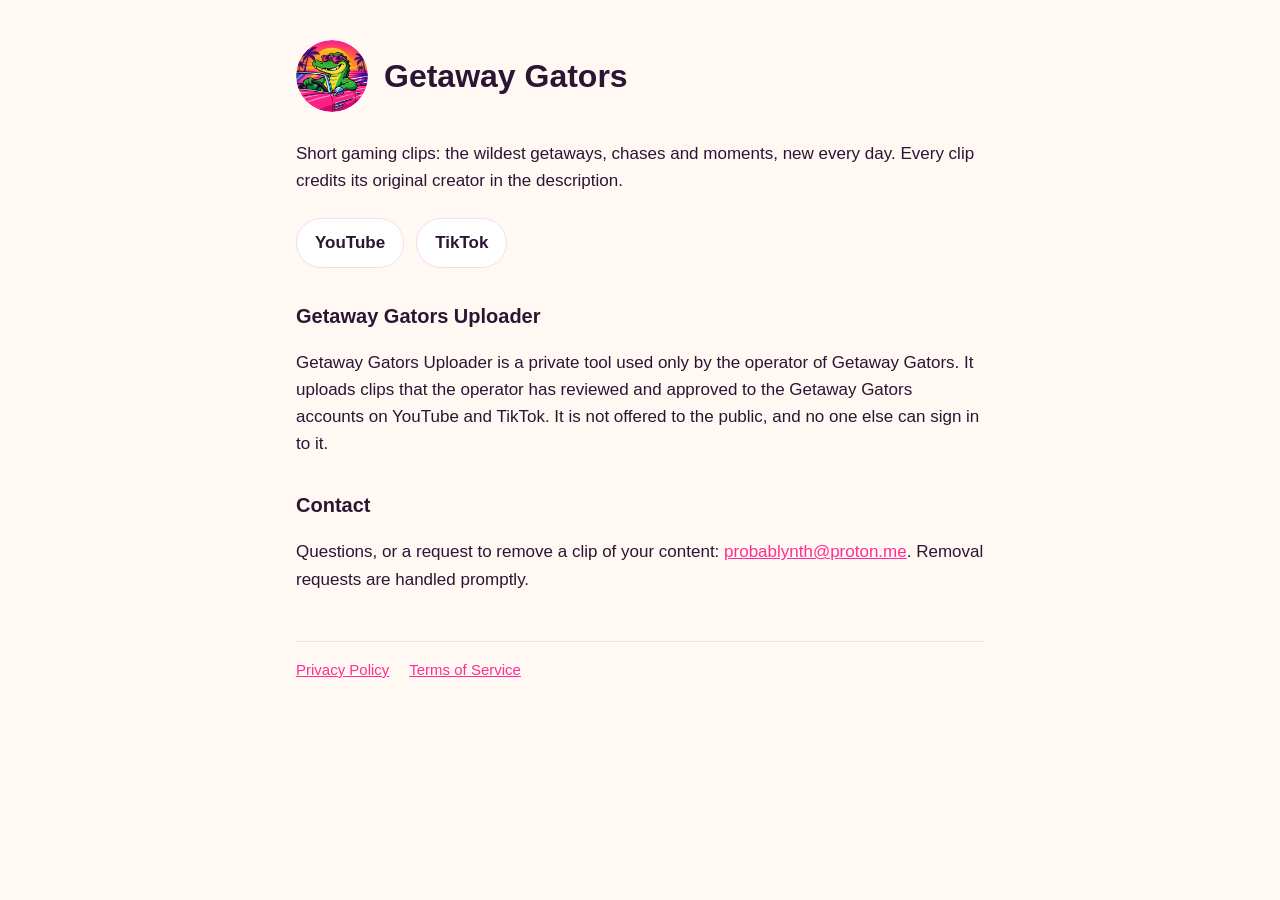
<file: index.html>
<!doctype html>
<html lang="en">
<head>
  <meta charset="utf-8">
  <meta name="viewport" content="width=device-width, initial-scale=1">
  <title>Getaway Gators</title>
  <meta name="description" content="Getaway Gators: short gaming clips, new every day.">
  <link rel="icon" href="logo.png">
  <link rel="stylesheet" href="style.css">
</head>
<body>
<main>
  <header>
    <img src="logo.png" alt="Getaway Gators logo: a cartoon alligator in sunglasses driving a pink convertible">
    <h1>Getaway Gators</h1>
  </header>

  <p>Short gaming clips: the wildest getaways, chases and moments, new every day. Every clip credits its original creator in the description.</p>

  <div class="links">
    <a href="https://www.youtube.com/@getawaygators">YouTube</a>
    <a href="https://www.tiktok.com/@getawaygators">TikTok</a>
  </div>

  <h2>Getaway Gators Uploader</h2>
  <p>Getaway Gators Uploader is a private tool used only by the operator of Getaway Gators. It uploads clips that the operator has reviewed and approved to the Getaway Gators accounts on YouTube and TikTok. It is not offered to the public, and no one else can sign in to it.</p>

  <h2>Contact</h2>
  <p>Questions, or a request to remove a clip of your content: <a href="mailto:probablynth@proton.me">probablynth@proton.me</a>. Removal requests are handled promptly.</p>

  <footer>
    <a href="privacy.html">Privacy Policy</a>
    <a href="terms.html">Terms of Service</a>
  </footer>
</main>
</body>
</html>
</file>
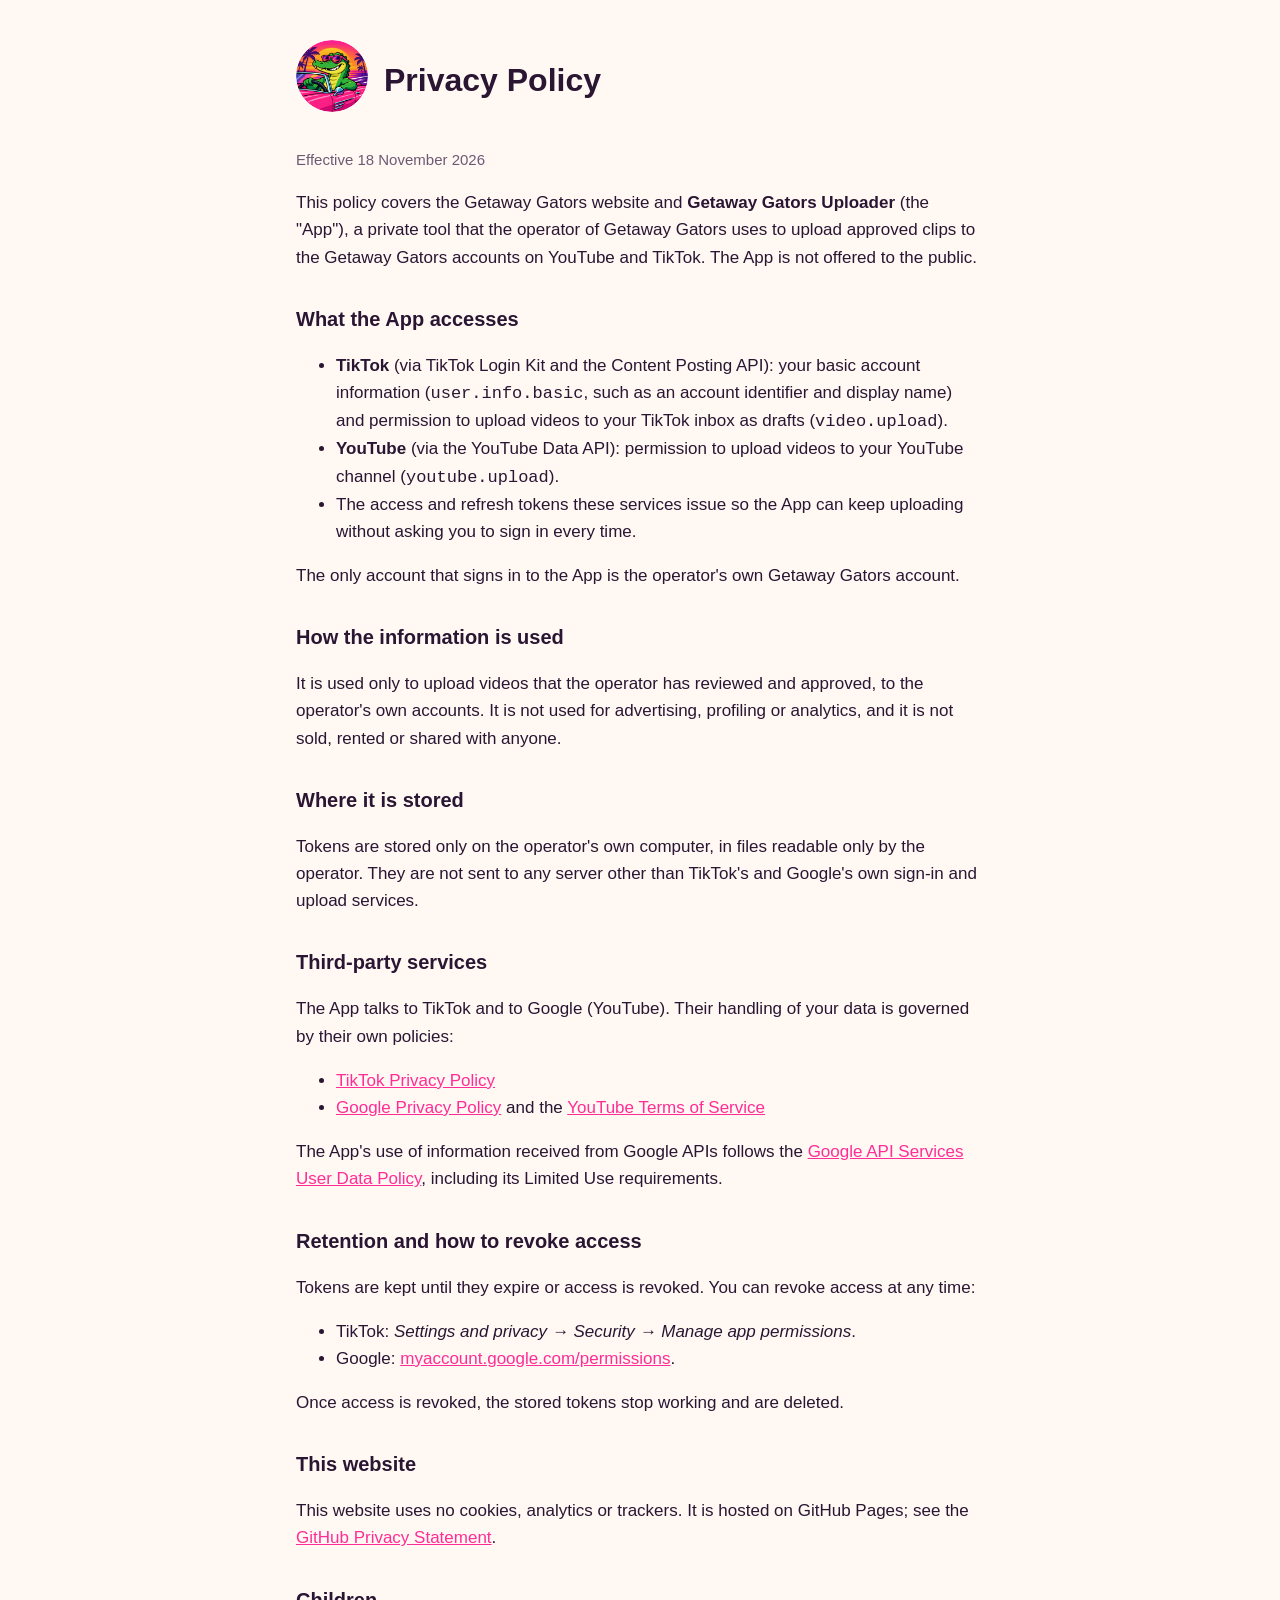
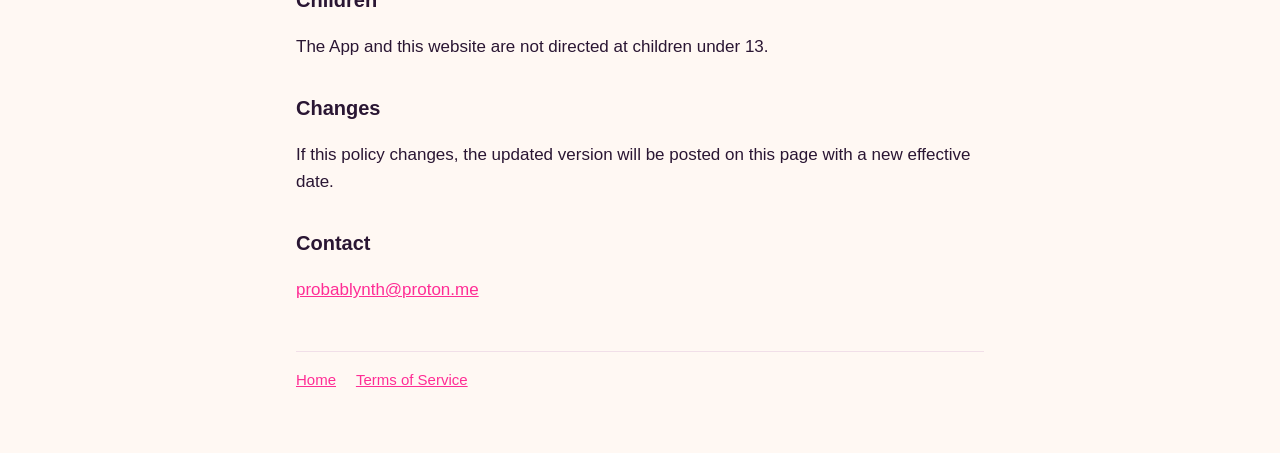
<file: privacy.html>
<!doctype html>
<html lang="en">
<head>
  <meta charset="utf-8">
  <meta name="viewport" content="width=device-width, initial-scale=1">
  <title>Privacy Policy · Getaway Gators</title>
  <link rel="icon" href="logo.png">
  <link rel="stylesheet" href="style.css">
</head>
<body>
<main>
  <header>
    <a href="index.html"><img src="logo.png" alt="Getaway Gators logo"></a>
    <h1>Privacy Policy</h1>
  </header>
  <p class="muted">Effective 18 November 2026</p>

  <p>This policy covers the Getaway Gators website and <strong>Getaway Gators Uploader</strong> (the "App"), a private tool that the operator of Getaway Gators uses to upload approved clips to the Getaway Gators accounts on YouTube and TikTok. The App is not offered to the public.</p>

  <h2>What the App accesses</h2>
  <ul>
    <li><strong>TikTok</strong> (via TikTok Login Kit and the Content Posting API): your basic account information (<code>user.info.basic</code>, such as an account identifier and display name) and permission to upload videos to your TikTok inbox as drafts (<code>video.upload</code>).</li>
    <li><strong>YouTube</strong> (via the YouTube Data API): permission to upload videos to your YouTube channel (<code>youtube.upload</code>).</li>
    <li>The access and refresh tokens these services issue so the App can keep uploading without asking you to sign in every time.</li>
  </ul>
  <p>The only account that signs in to the App is the operator's own Getaway Gators account.</p>

  <h2>How the information is used</h2>
  <p>It is used only to upload videos that the operator has reviewed and approved, to the operator's own accounts. It is not used for advertising, profiling or analytics, and it is not sold, rented or shared with anyone.</p>

  <h2>Where it is stored</h2>
  <p>Tokens are stored only on the operator's own computer, in files readable only by the operator. They are not sent to any server other than TikTok's and Google's own sign-in and upload services.</p>

  <h2>Third-party services</h2>
  <p>The App talks to TikTok and to Google (YouTube). Their handling of your data is governed by their own policies:</p>
  <ul>
    <li><a href="https://www.tiktok.com/legal/privacy-policy">TikTok Privacy Policy</a></li>
    <li><a href="https://policies.google.com/privacy">Google Privacy Policy</a> and the <a href="https://www.youtube.com/t/terms">YouTube Terms of Service</a></li>
  </ul>
  <p>The App's use of information received from Google APIs follows the <a href="https://developers.google.com/terms/api-services-user-data-policy">Google API Services User Data Policy</a>, including its Limited Use requirements.</p>

  <h2>Retention and how to revoke access</h2>
  <p>Tokens are kept until they expire or access is revoked. You can revoke access at any time:</p>
  <ul>
    <li>TikTok: <em>Settings and privacy → Security → Manage app permissions</em>.</li>
    <li>Google: <a href="https://myaccount.google.com/permissions">myaccount.google.com/permissions</a>.</li>
  </ul>
  <p>Once access is revoked, the stored tokens stop working and are deleted.</p>

  <h2>This website</h2>
  <p>This website uses no cookies, analytics or trackers. It is hosted on GitHub Pages; see the <a href="https://docs.github.com/en/site-policy/privacy-policies/github-general-privacy-statement">GitHub Privacy Statement</a>.</p>

  <h2>Children</h2>
  <p>The App and this website are not directed at children under 13.</p>

  <h2>Changes</h2>
  <p>If this policy changes, the updated version will be posted on this page with a new effective date.</p>

  <h2>Contact</h2>
  <p><a href="mailto:probablynth@proton.me">probablynth@proton.me</a></p>

  <footer>
    <a href="index.html">Home</a>
    <a href="terms.html">Terms of Service</a>
  </footer>
</main>
</body>
</html>
</file>
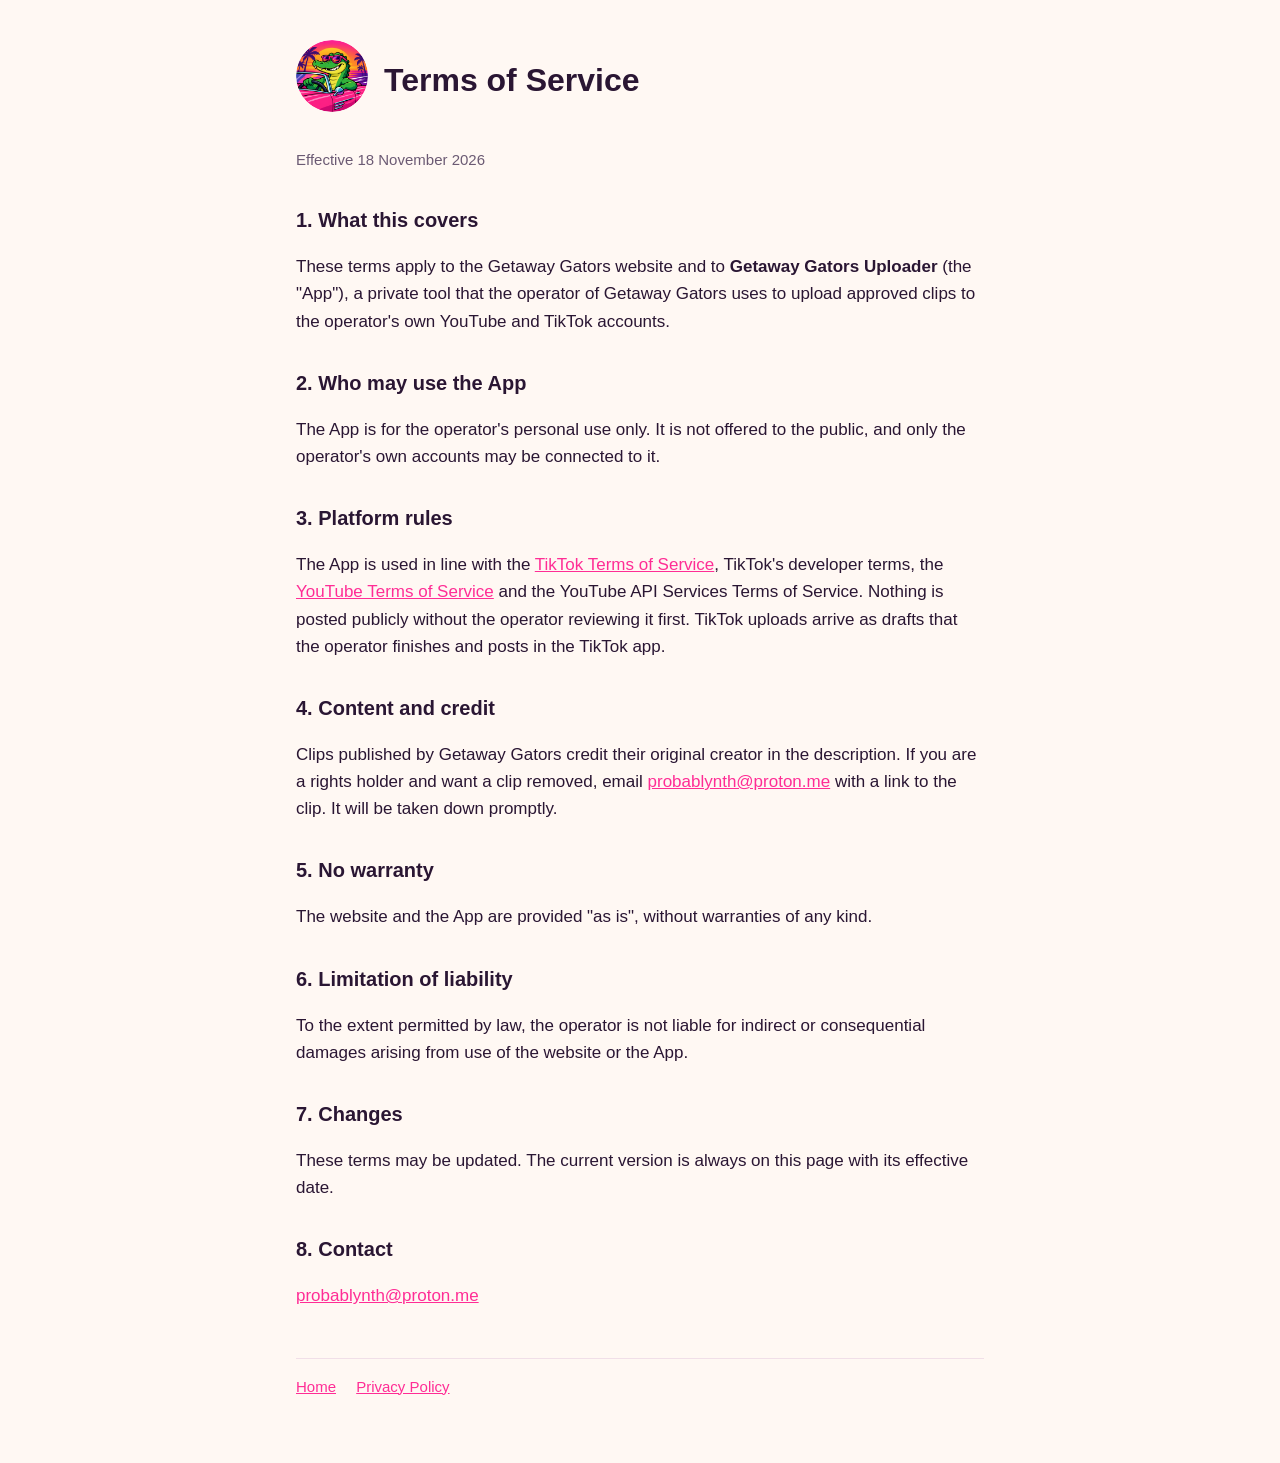
<file: terms.html>
<!doctype html>
<html lang="en">
<head>
  <meta charset="utf-8">
  <meta name="viewport" content="width=device-width, initial-scale=1">
  <title>Terms of Service · Getaway Gators</title>
  <link rel="icon" href="logo.png">
  <link rel="stylesheet" href="style.css">
</head>
<body>
<main>
  <header>
    <a href="index.html"><img src="logo.png" alt="Getaway Gators logo"></a>
    <h1>Terms of Service</h1>
  </header>
  <p class="muted">Effective 18 November 2026</p>

  <h2>1. What this covers</h2>
  <p>These terms apply to the Getaway Gators website and to <strong>Getaway Gators Uploader</strong> (the "App"), a private tool that the operator of Getaway Gators uses to upload approved clips to the operator's own YouTube and TikTok accounts.</p>

  <h2>2. Who may use the App</h2>
  <p>The App is for the operator's personal use only. It is not offered to the public, and only the operator's own accounts may be connected to it.</p>

  <h2>3. Platform rules</h2>
  <p>The App is used in line with the <a href="https://www.tiktok.com/legal/terms-of-service">TikTok Terms of Service</a>, TikTok's developer terms, the <a href="https://www.youtube.com/t/terms">YouTube Terms of Service</a> and the YouTube API Services Terms of Service. Nothing is posted publicly without the operator reviewing it first. TikTok uploads arrive as drafts that the operator finishes and posts in the TikTok app.</p>

  <h2>4. Content and credit</h2>
  <p>Clips published by Getaway Gators credit their original creator in the description. If you are a rights holder and want a clip removed, email <a href="mailto:probablynth@proton.me">probablynth@proton.me</a> with a link to the clip. It will be taken down promptly.</p>

  <h2>5. No warranty</h2>
  <p>The website and the App are provided "as is", without warranties of any kind.</p>

  <h2>6. Limitation of liability</h2>
  <p>To the extent permitted by law, the operator is not liable for indirect or consequential damages arising from use of the website or the App.</p>

  <h2>7. Changes</h2>
  <p>These terms may be updated. The current version is always on this page with its effective date.</p>

  <h2>8. Contact</h2>
  <p><a href="mailto:probablynth@proton.me">probablynth@proton.me</a></p>

  <footer>
    <a href="index.html">Home</a>
    <a href="privacy.html">Privacy Policy</a>
  </footer>
</main>
</body>
</html>
</file>
<file: style.css>
:root {
  --bg: #fff8f3;
  --text: #2a1633;
  --muted: #6b5a73;
  --accent: #ff2d95;
  --accent2: #0fb5ba;
  --card: #ffffff;
  --line: #f1dfe8;
}
@media (prefers-color-scheme: dark) {
  :root {
    --bg: #160b1f;
    --text: #f6eef9;
    --muted: #bba9c4;
    --accent: #ff5aac;
    --accent2: #2de2e6;
    --card: #21122d;
    --line: #34203f;
  }
}
* { box-sizing: border-box; }
body {
  margin: 0;
  background: var(--bg);
  color: var(--text);
  font: 17px/1.6 -apple-system, BlinkMacSystemFont, "Segoe UI", Roboto, Helvetica, Arial, sans-serif;
}
main { max-width: 720px; margin: 0 auto; padding: 40px 16px 64px; }
header { display: flex; align-items: center; gap: 16px; margin-bottom: 28px; }
header img { width: 72px; height: 72px; border-radius: 50%; }
header a { color: inherit; text-decoration: none; }
h1 { font-size: 32px; line-height: 1.15; margin: 0; }
h2 { font-size: 20px; margin: 32px 0 8px; }
p, li { color: var(--text); }
.muted { color: var(--muted); font-size: 15px; }
a { color: var(--accent); }
.links { display: flex; flex-wrap: wrap; gap: 12px; margin: 24px 0; }
.links a {
  display: inline-block; padding: 10px 18px; border-radius: 999px;
  background: var(--card); border: 1px solid var(--line);
  color: var(--text); text-decoration: none; font-weight: 600;
}
.links a:hover { border-color: var(--accent); }
footer { margin-top: 48px; padding-top: 16px; border-top: 1px solid var(--line); font-size: 15px; }
footer a { margin-right: 16px; }
</file>
